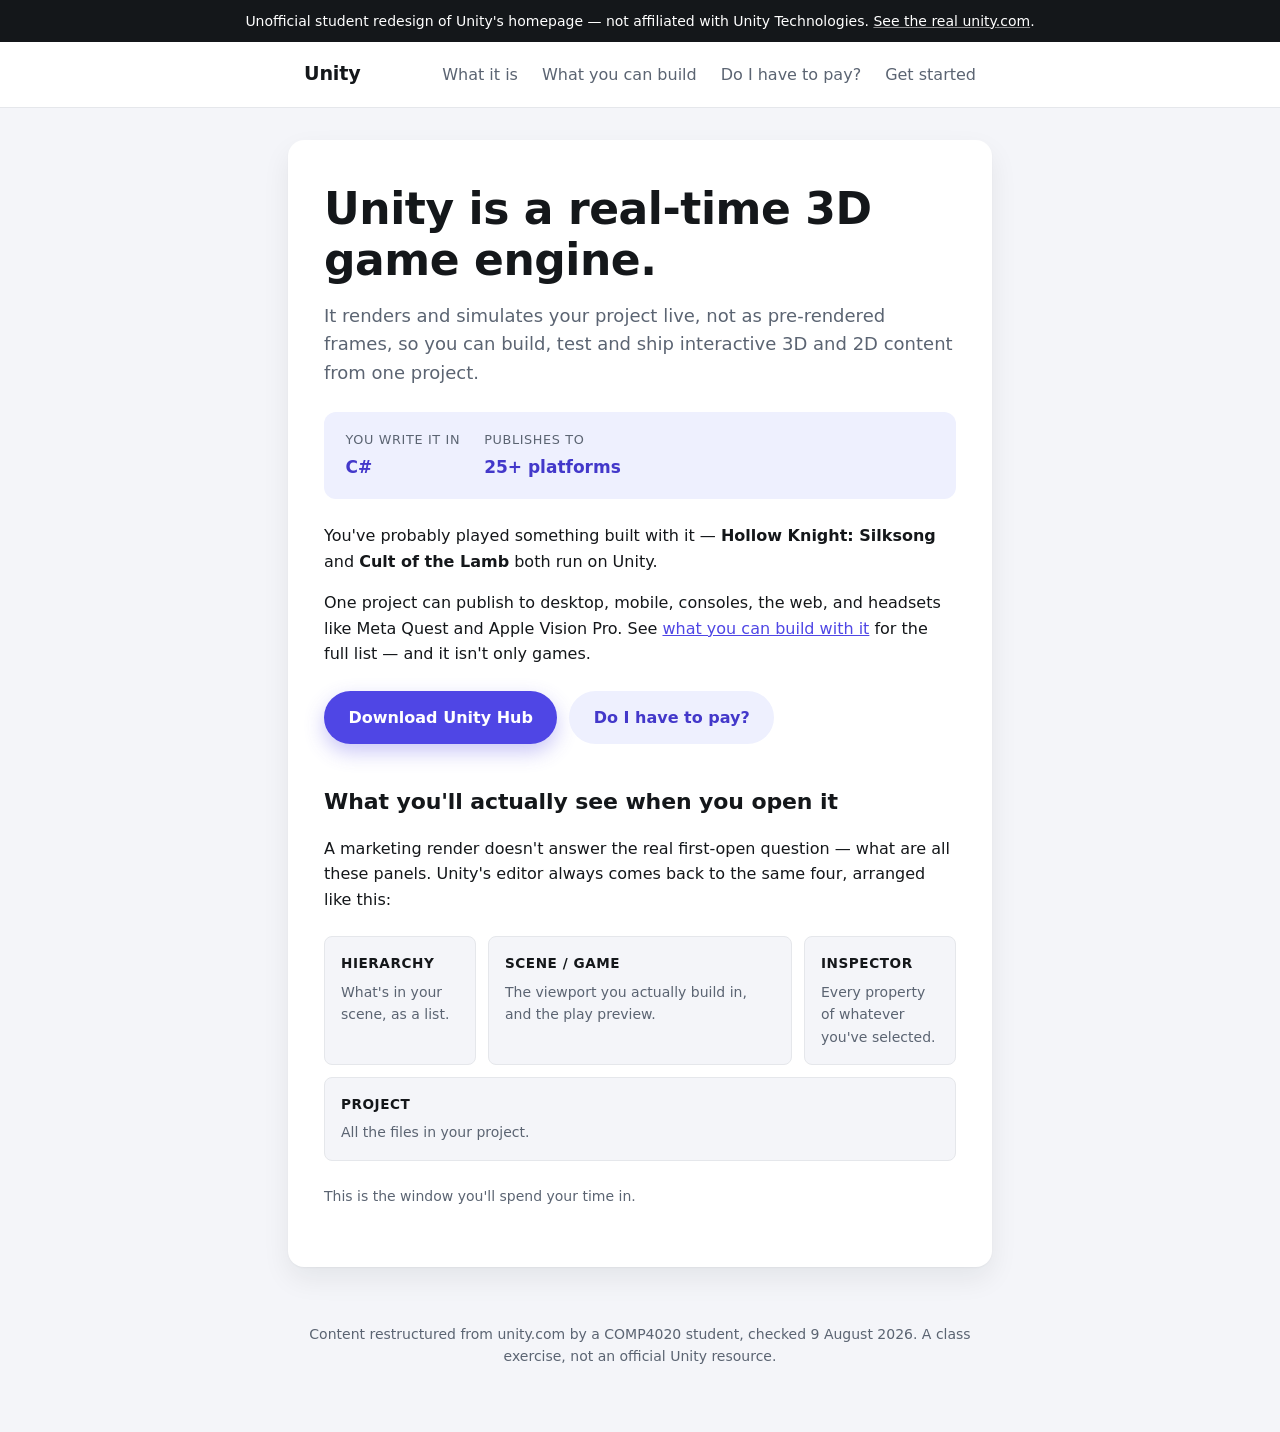
<file: index.html>
<!doctype html>
<html lang="en-AU">
  <head>
    <meta charset="UTF-8" />
    <meta name="viewport" content="width=device-width, initial-scale=1.0" />
    <title>Unity, plainly — an unofficial redesign</title>
    <link rel="stylesheet" href="./styles.css" />
  </head>
  <body>
    <p class="disclaimer">
      Unofficial student redesign of Unity's homepage — not affiliated with
      Unity Technologies. <a href="https://unity.com/">See the real unity.com</a>.
    </p>
    <header>
      <nav aria-label="Primary">
        <a class="brand" href="./">Unity</a>
        <a href="./">What it is</a>
        <a href="./make.html">What you can build</a>
        <a href="./cost.html">Do I have to pay?</a>
        <a href="./start.html">Get started</a>
      </nav>
    </header>
    <main>
      <h1>Unity is a real-time 3D game engine.</h1>
      <p class="lede">
        It renders and simulates your project live, not as pre-rendered
        frames, so you can build, test and ship interactive 3D and 2D content
        from one project.
      </p>
      <dl class="quick-facts">
        <div>
          <dt>You write it in</dt>
          <dd>C#</dd>
        </div>
        <div>
          <dt>Publishes to</dt>
          <dd>25+ platforms</dd>
        </div>
      </dl>
      <p>
        You've probably played something built with it —
        <strong>Hollow Knight: Silksong</strong> and
        <strong>Cult of the Lamb</strong> both run on Unity.
      </p>
      <p>
        One project can publish to desktop, mobile, consoles, the web, and
        headsets like Meta Quest and Apple Vision Pro. See
        <a href="./make.html">what you can build with it</a> for the full
        list — and it isn't only games.
      </p>
      <div class="actions">
        <a
          class="button button-primary"
          href="https://unity.com/releases/editor/archive"
          >Download Unity Hub</a
        >
        <a class="button button-secondary" href="./cost.html"
          >Do I have to pay?</a
        >
      </div>

      <h2>What you'll actually see when you open it</h2>
      <p>
        A marketing render doesn't answer the real first-open question — what
        are all these panels. Unity's editor always comes back to the same
        four, arranged like this:
      </p>
      <div class="editor-diagram">
        <div class="panel panel-hierarchy">
          <p class="panel-label">Hierarchy</p>
          <p class="panel-desc">What's in your scene, as a list.</p>
        </div>
        <div class="panel panel-scene">
          <p class="panel-label">Scene / Game</p>
          <p class="panel-desc">
            The viewport you actually build in, and the play preview.
          </p>
        </div>
        <div class="panel panel-inspector">
          <p class="panel-label">Inspector</p>
          <p class="panel-desc">Every property of whatever you've selected.</p>
        </div>
        <div class="panel panel-project">
          <p class="panel-label">Project</p>
          <p class="panel-desc">All the files in your project.</p>
        </div>
      </div>
      <p class="note">This is the window you'll spend your time in.</p>
    </main>
    <footer>
      <p>
        Content restructured from unity.com by a COMP4020 student, checked 9
        August 2026. A class exercise, not an official Unity resource.
      </p>
    </footer>
  </body>
</html>
</file>
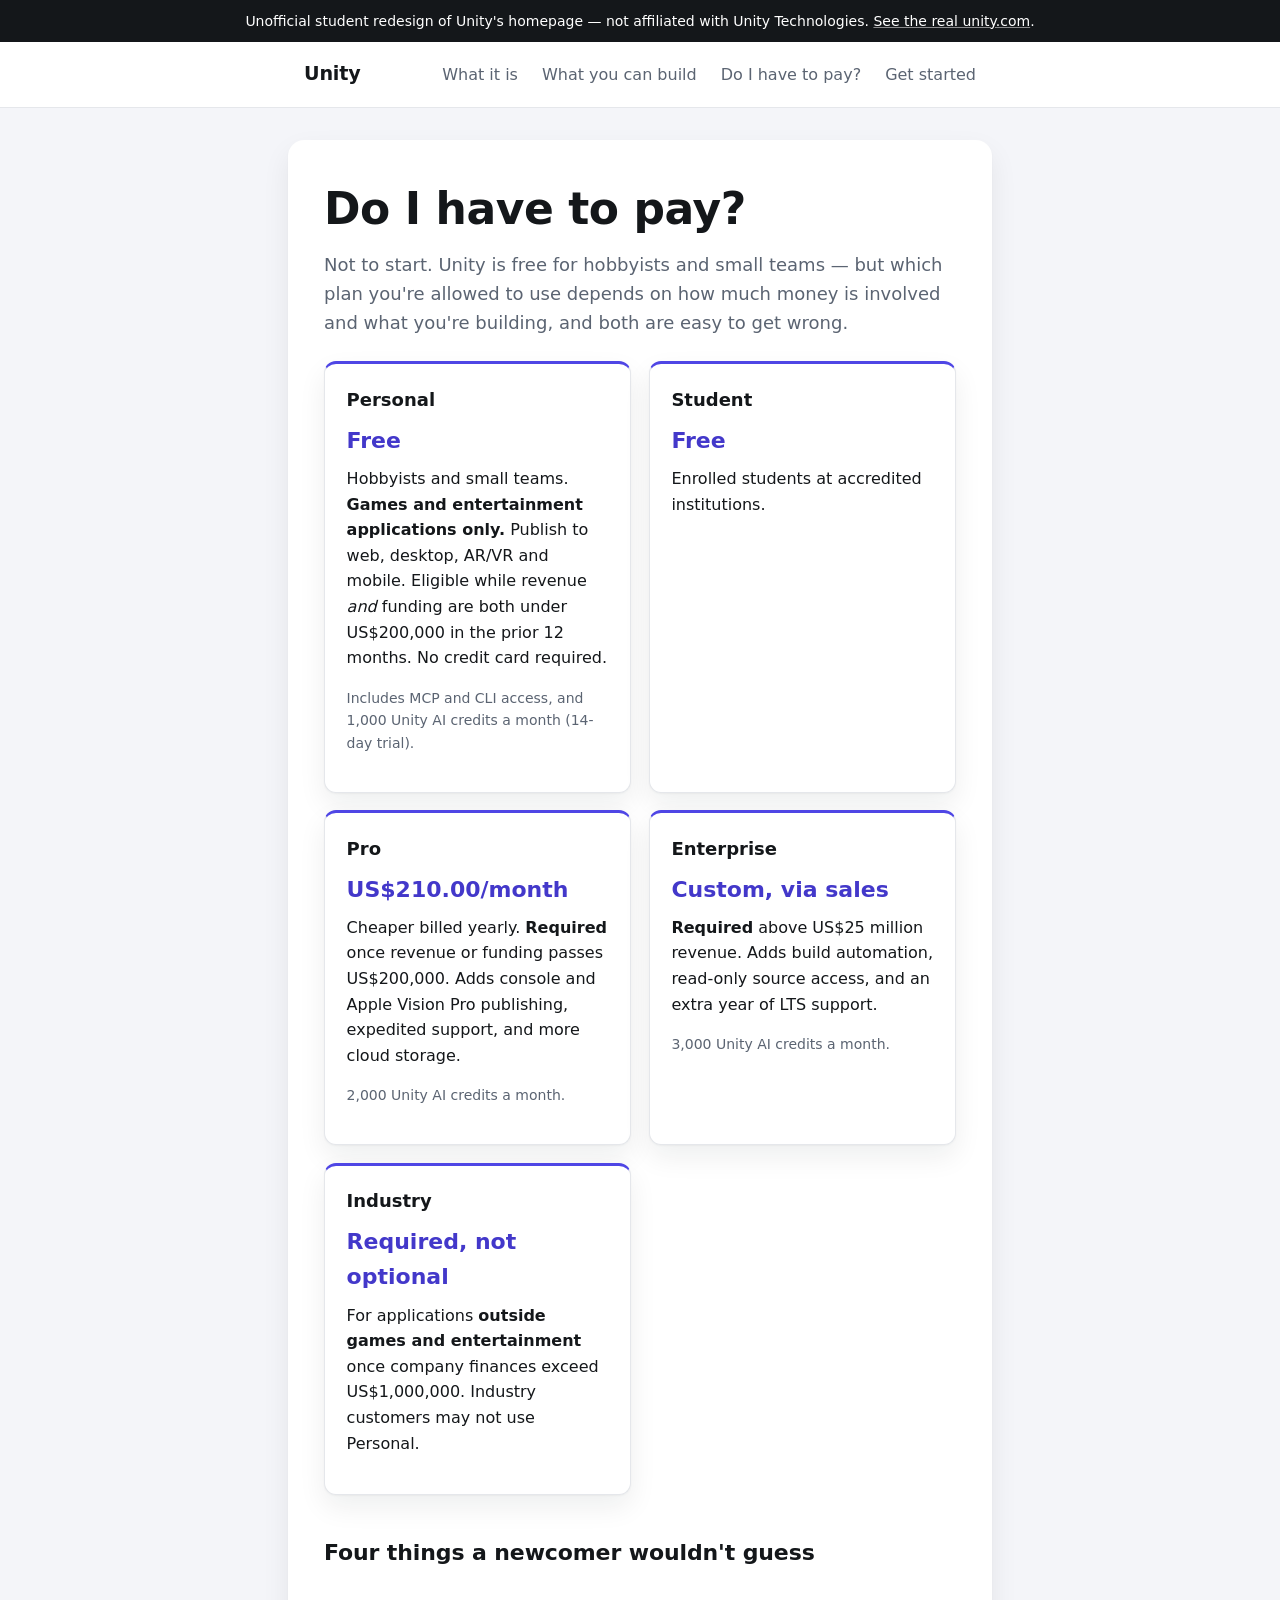
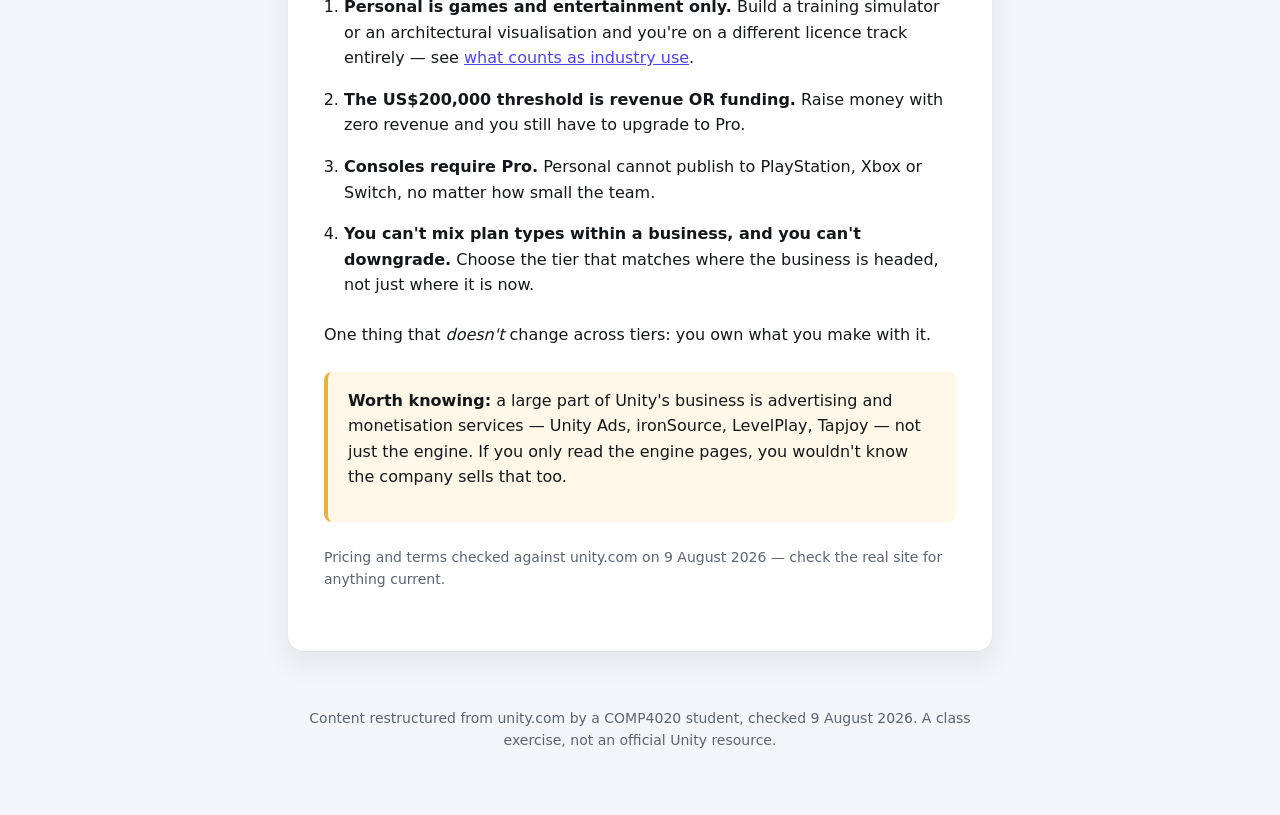
<file: cost.html>
<!doctype html>
<html lang="en-AU">
  <head>
    <meta charset="UTF-8" />
    <meta name="viewport" content="width=device-width, initial-scale=1.0" />
    <title>Do I have to pay for Unity? — an unofficial redesign</title>
    <link rel="stylesheet" href="./styles.css" />
  </head>
  <body>
    <p class="disclaimer">
      Unofficial student redesign of Unity's homepage — not affiliated with
      Unity Technologies. <a href="https://unity.com/">See the real unity.com</a>.
    </p>
    <header>
      <nav aria-label="Primary">
        <a class="brand" href="./">Unity</a>
        <a href="./">What it is</a>
        <a href="./make.html">What you can build</a>
        <a href="./cost.html">Do I have to pay?</a>
        <a href="./start.html">Get started</a>
      </nav>
    </header>
    <main>
      <h1>Do I have to pay?</h1>
      <p class="lede">
        Not to start. Unity is free for hobbyists and small teams — but which
        plan you're allowed to use depends on how much money is involved and
        what you're building, and both are easy to get wrong.
      </p>

      <div class="tiers">
        <div class="tier">
          <h3>Personal</h3>
          <p class="price">Free</p>
          <p>
            Hobbyists and small teams. <strong>Games and entertainment
            applications only.</strong> Publish to web, desktop, AR/VR and
            mobile. Eligible while revenue <em>and</em> funding are both under
            US$200,000 in the prior 12 months. No credit card required.
          </p>
          <p class="note">
            Includes MCP and CLI access, and 1,000 Unity AI credits a month
            (14-day trial).
          </p>
        </div>
        <div class="tier">
          <h3>Student</h3>
          <p class="price">Free</p>
          <p>Enrolled students at accredited institutions.</p>
        </div>
        <div class="tier">
          <h3>Pro</h3>
          <p class="price">US$210.00/month</p>
          <p>
            Cheaper billed yearly. <strong>Required</strong> once revenue or
            funding passes US$200,000. Adds console and Apple Vision Pro
            publishing, expedited support, and more cloud storage.
          </p>
          <p class="note">2,000 Unity AI credits a month.</p>
        </div>
        <div class="tier">
          <h3>Enterprise</h3>
          <p class="price">Custom, via sales</p>
          <p>
            <strong>Required</strong> above US$25 million revenue. Adds build
            automation, read-only source access, and an extra year of LTS
            support.
          </p>
          <p class="note">3,000 Unity AI credits a month.</p>
        </div>
        <div class="tier">
          <h3>Industry</h3>
          <p class="price">Required, not optional</p>
          <p>
            For applications <strong>outside games and entertainment</strong>
            once company finances exceed US$1,000,000. Industry customers may
            not use Personal.
          </p>
        </div>
      </div>

      <h2>Four things a newcomer wouldn't guess</h2>
      <ol class="callouts">
        <li>
          <strong>Personal is games and entertainment only.</strong> Build a
          training simulator or an architectural visualisation and you're on
          a different licence track entirely — see
          <a href="./make.html">what counts as industry use</a>.
        </li>
        <li>
          <strong>The US$200,000 threshold is revenue OR funding.</strong>
          Raise money with zero revenue and you still have to upgrade to Pro.
        </li>
        <li>
          <strong>Consoles require Pro.</strong> Personal cannot publish to
          PlayStation, Xbox or Switch, no matter how small the team.
        </li>
        <li>
          <strong>You can't mix plan types within a business, and you can't
          downgrade.</strong> Choose the tier that matches where the business
          is headed, not just where it is now.
        </li>
      </ol>

      <p>One thing that <em>doesn't</em> change across tiers: you own what you make with it.</p>

      <div class="callout-box">
        <p>
          <strong>Worth knowing:</strong> a large part of Unity's business is
          advertising and monetisation services — Unity Ads, ironSource,
          LevelPlay, Tapjoy — not just the engine. If you only read the
          engine pages, you wouldn't know the company sells that too.
        </p>
      </div>

      <p class="note">Pricing and terms checked against unity.com on 9 August 2026 — check the real site for anything current.</p>
    </main>
    <footer>
      <p>
        Content restructured from unity.com by a COMP4020 student, checked 9
        August 2026. A class exercise, not an official Unity resource.
      </p>
    </footer>
  </body>
</html>
</file>
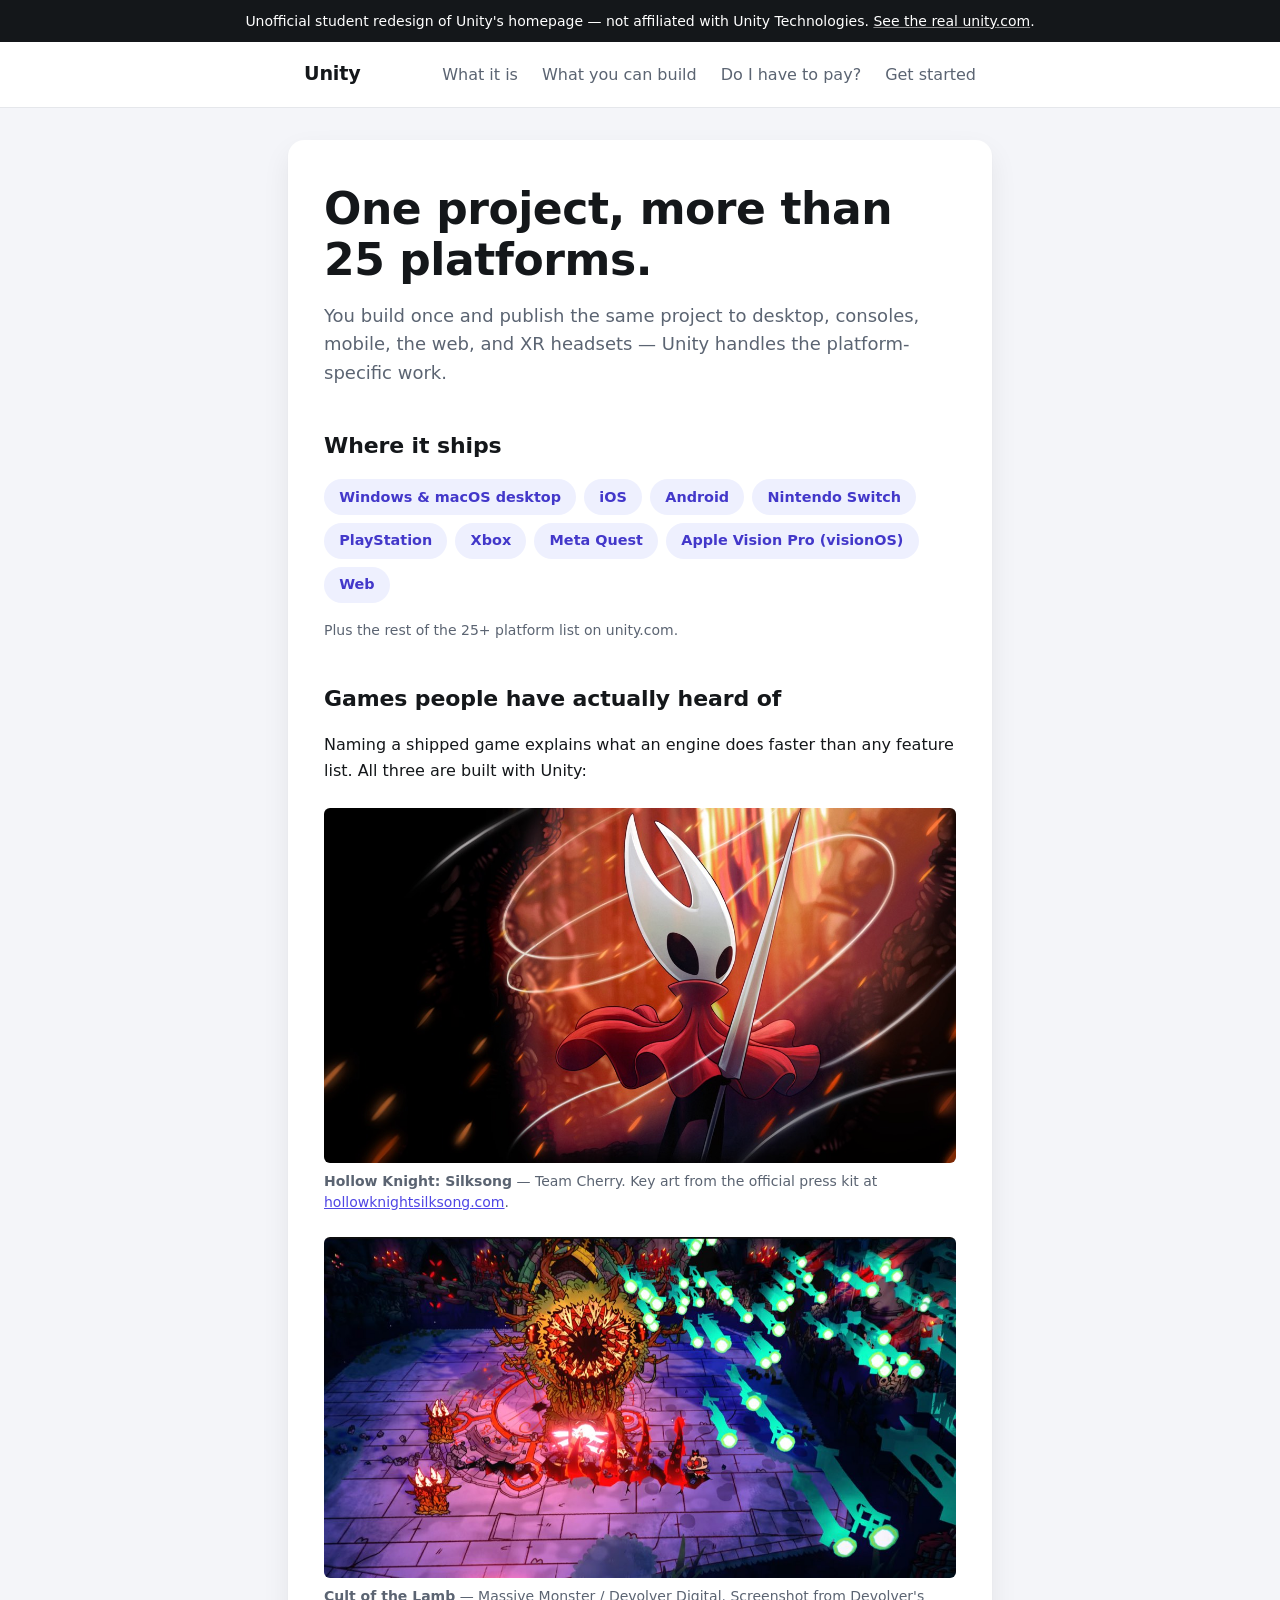
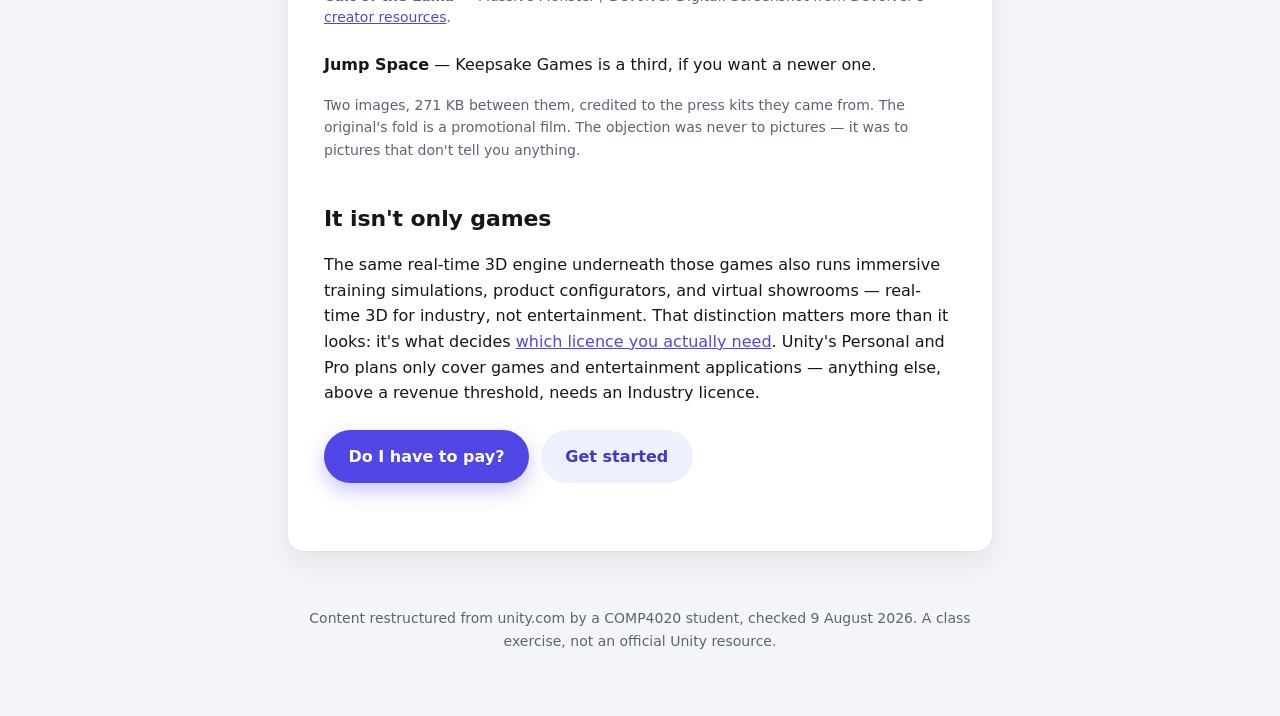
<file: make.html>
<!doctype html>
<html lang="en-AU">
  <head>
    <meta charset="UTF-8" />
    <meta name="viewport" content="width=device-width, initial-scale=1.0" />
    <title>What you can build with Unity — an unofficial redesign</title>
    <link rel="stylesheet" href="./styles.css" />
  </head>
  <body>
    <p class="disclaimer">
      Unofficial student redesign of Unity's homepage — not affiliated with
      Unity Technologies. <a href="https://unity.com/">See the real unity.com</a>.
    </p>
    <header>
      <nav aria-label="Primary">
        <a class="brand" href="./">Unity</a>
        <a href="./">What it is</a>
        <a href="./make.html">What you can build</a>
        <a href="./cost.html">Do I have to pay?</a>
        <a href="./start.html">Get started</a>
      </nav>
    </header>
    <main>
      <h1>One project, more than 25 platforms.</h1>
      <p class="lede">
        You build once and publish the same project to desktop, consoles,
        mobile, the web, and XR headsets — Unity handles the platform-specific
        work.
      </p>

      <h2>Where it ships</h2>
      <ul class="platform-list">
        <li>Windows &amp; macOS desktop</li>
        <li>iOS</li>
        <li>Android</li>
        <li>Nintendo Switch</li>
        <li>PlayStation</li>
        <li>Xbox</li>
        <li>Meta Quest</li>
        <li>Apple Vision Pro (visionOS)</li>
        <li>Web</li>
      </ul>
      <p class="note">Plus the rest of the 25+ platform list on unity.com.</p>

      <h2>Games people have actually heard of</h2>
      <p>
        Naming a shipped game explains what an engine does faster than any
        feature list. All three are built with Unity:
      </p>
      <figure class="shot">
        <img
          src="./images/silksong.jpg"
          width="1200"
          height="675"
          alt="Hornet, a small white-masked figure in a red cloak, holding a needle-like weapon against a burning orange background."
        />
        <figcaption>
          <strong>Hollow Knight: Silksong</strong> — Team Cherry. Key art from
          the official press kit at
          <a href="https://hollowknightsilksong.com/">hollowknightsilksong.com</a>.
        </figcaption>
      </figure>

      <figure class="shot">
        <img
          src="./images/cult-of-the-lamb.jpg"
          width="1200"
          height="648"
          alt="A boss fight: a large red-and-gold eye creature above a tiled arena, firing a spread of glowing teal projectiles at a small player character."
        />
        <figcaption>
          <strong>Cult of the Lamb</strong> — Massive Monster / Devolver
          Digital. Screenshot from Devolver's
          <a href="https://influencers.devolverdigital.com/cult-of-the-lamb"
            >creator resources</a
          >.
        </figcaption>
      </figure>

      <p><strong>Jump Space</strong> — Keepsake Games is a third, if you want a newer one.</p>

      <p class="note">
        Two images, 271 KB between them, credited to the press kits they came
        from. The original's fold is a promotional film. The objection was never
        to pictures — it was to pictures that don't tell you anything.
      </p>

      <h2>It isn't only games</h2>
      <p>
        The same real-time 3D engine underneath those games also runs
        immersive training simulations, product configurators, and virtual
        showrooms — real-time 3D for industry, not entertainment. That
        distinction matters more than it looks: it's what decides
        <a href="./cost.html">which licence you actually need</a>. Unity's
        Personal and Pro plans only cover games and entertainment
        applications — anything else, above a revenue threshold, needs an
        Industry licence.
      </p>

      <div class="actions">
        <a class="button button-primary" href="./cost.html"
          >Do I have to pay?</a
        >
        <a class="button button-secondary" href="./start.html"
          >Get started</a
        >
      </div>
    </main>
    <footer>
      <p>
        Content restructured from unity.com by a COMP4020 student, checked 9
        August 2026. A class exercise, not an official Unity resource.
      </p>
    </footer>
  </body>
</html>
</file>
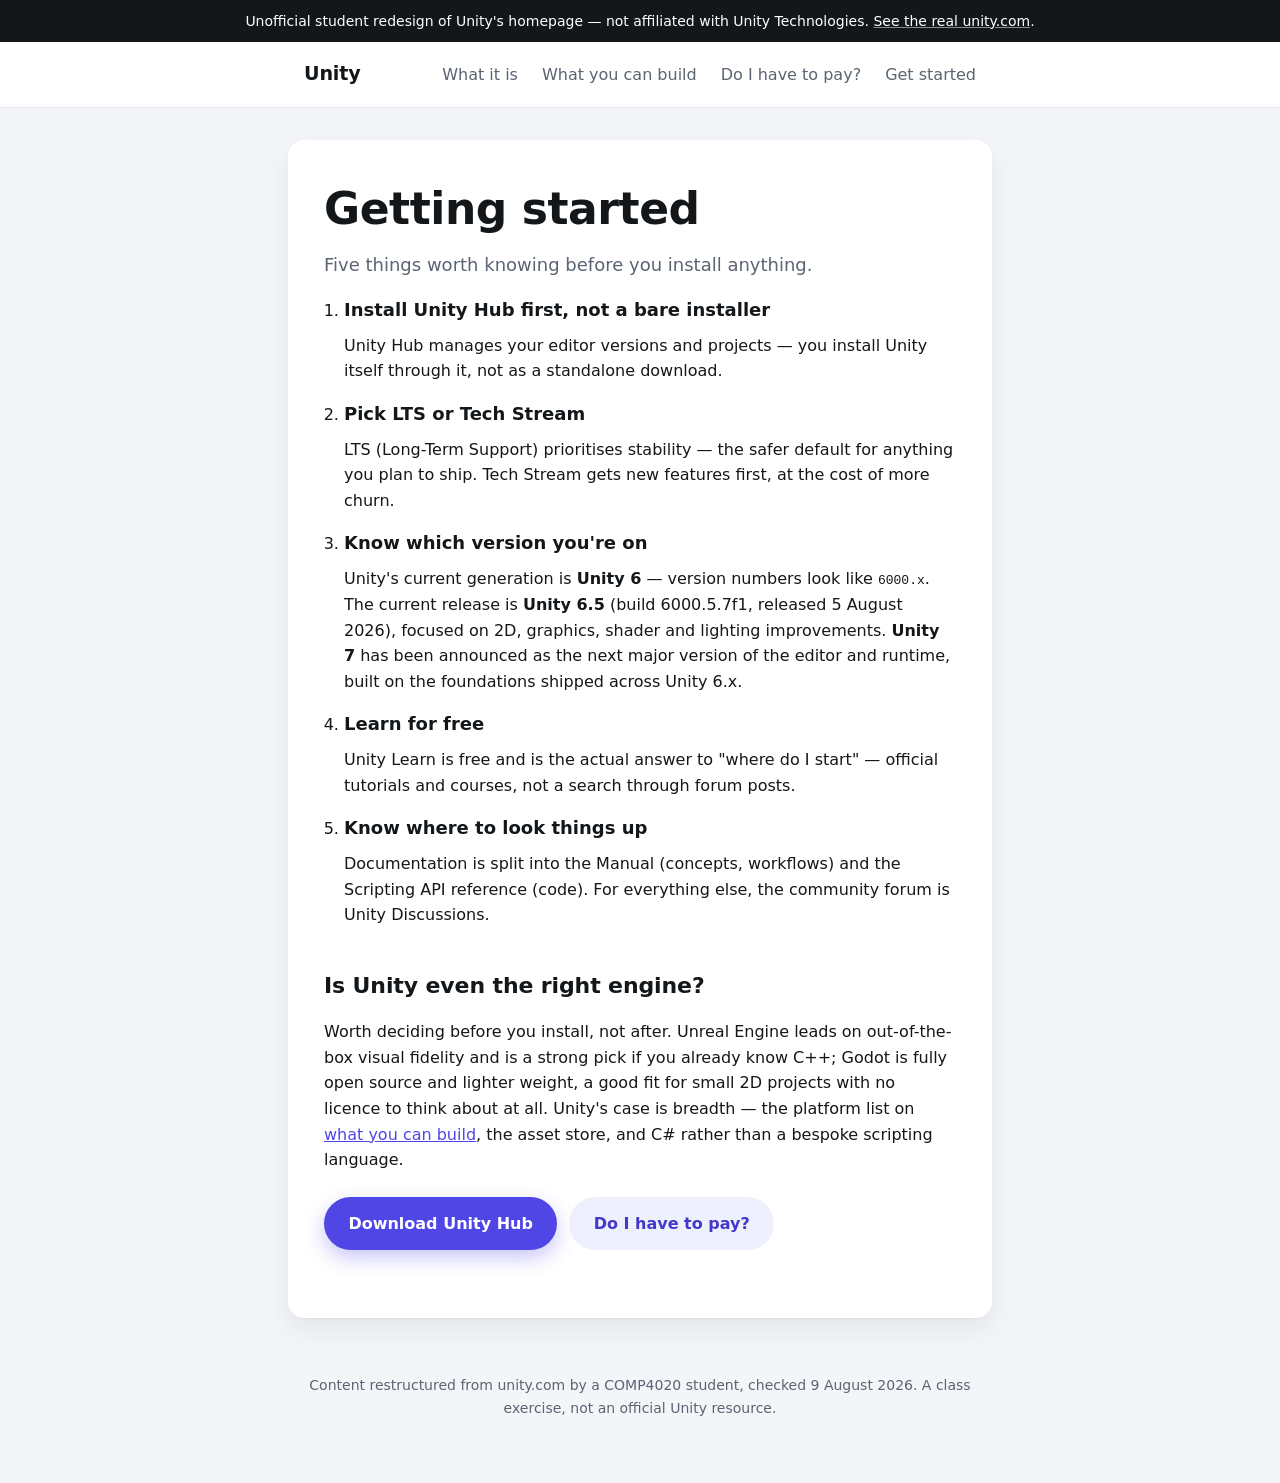
<file: start.html>
<!doctype html>
<html lang="en-AU">
  <head>
    <meta charset="UTF-8" />
    <meta name="viewport" content="width=device-width, initial-scale=1.0" />
    <title>Getting started with Unity — an unofficial redesign</title>
    <link rel="stylesheet" href="./styles.css" />
  </head>
  <body>
    <p class="disclaimer">
      Unofficial student redesign of Unity's homepage — not affiliated with
      Unity Technologies. <a href="https://unity.com/">See the real unity.com</a>.
    </p>
    <header>
      <nav aria-label="Primary">
        <a class="brand" href="./">Unity</a>
        <a href="./">What it is</a>
        <a href="./make.html">What you can build</a>
        <a href="./cost.html">Do I have to pay?</a>
        <a href="./start.html">Get started</a>
      </nav>
    </header>
    <main>
      <h1>Getting started</h1>
      <p class="lede">
        Five things worth knowing before you install anything.
      </p>

      <ol class="steps">
        <li>
          <h3>Install Unity Hub first, not a bare installer</h3>
          <p>
            Unity Hub manages your editor versions and projects — you install
            Unity itself through it, not as a standalone download.
          </p>
        </li>
        <li>
          <h3>Pick LTS or Tech Stream</h3>
          <p>
            LTS (Long-Term Support) prioritises stability — the safer default
            for anything you plan to ship. Tech Stream gets new features
            first, at the cost of more churn.
          </p>
        </li>
        <li>
          <h3>Know which version you're on</h3>
          <p>
            Unity's current generation is <strong>Unity 6</strong> — version
            numbers look like <code>6000.x</code>. The current release is
            <strong>Unity 6.5</strong> (build 6000.5.7f1, released 5 August
            2026), focused on 2D, graphics, shader and lighting improvements.
            <strong>Unity 7</strong> has been announced as the next major
            version of the editor and runtime, built on the foundations
            shipped across Unity 6.x.
          </p>
        </li>
        <li>
          <h3>Learn for free</h3>
          <p>
            Unity Learn is free and is the actual answer to "where do I
            start" — official tutorials and courses, not a search through
            forum posts.
          </p>
        </li>
        <li>
          <h3>Know where to look things up</h3>
          <p>
            Documentation is split into the Manual (concepts, workflows) and
            the Scripting API reference (code). For everything else, the
            community forum is Unity Discussions.
          </p>
        </li>
      </ol>

      <h2>Is Unity even the right engine?</h2>
      <p>
        Worth deciding before you install, not after. Unreal Engine leads on
        out-of-the-box visual fidelity and is a strong pick if you already
        know C++; Godot is fully open source and lighter weight, a good fit
        for small 2D projects with no licence to think about at all. Unity's
        case is breadth — the platform list on
        <a href="./make.html">what you can build</a>, the asset store, and
        C# rather than a bespoke scripting language.
      </p>

      <div class="actions">
        <a
          class="button button-primary"
          href="https://unity.com/releases/editor/archive"
          >Download Unity Hub</a
        >
        <a class="button button-secondary" href="./cost.html"
          >Do I have to pay?</a
        >
      </div>
    </main>
    <footer>
      <p>
        Content restructured from unity.com by a COMP4020 student, checked 9
        August 2026. A class exercise, not an official Unity resource.
      </p>
    </footer>
  </body>
</html>
</file>
<file: styles.css>
:root {
  --ink: #14171a;
  --muted: #5b6472;
  --paper: #fff;
  --canvas: #f4f5f9;
  --line: #e5e7eb;
  --accent: #4f46e5;
  --accent-dark: #4338ca;
  --accent-ink: #fff;
  --accent-soft: #eef0fe;
  --warn-bg: #fff8e8;
  --warn-border: #e8b23d;
  --radius: 1rem;
  --max-width: 44rem;
  --shadow: 0 1px 2px rgb(20 23 26 / 4%), 0 12px 28px rgb(20 23 26 / 7%);
}

* {
  box-sizing: border-box;
}

body {
  margin: 0;
  font-family:
    system-ui,
    -apple-system,
    "Segoe UI",
    sans-serif;
  line-height: 1.6;
  color: var(--ink);
  background: var(--canvas);
}

a {
  color: var(--accent);
}

.disclaimer {
  margin: 0;
  padding: 0.6rem 1rem;
  background: var(--ink);
  color: var(--paper);
  font-size: 0.875rem;
  text-align: center;
}

.disclaimer a {
  color: var(--paper);
  text-decoration-color: rgb(255 255 255 / 50%);
}

header {
  background: var(--paper);
  border-bottom: 1px solid var(--line);
}

nav[aria-label="Primary"] {
  max-width: var(--max-width);
  margin: 0 auto;
  padding: 1.1rem 1rem;
  display: flex;
  flex-wrap: wrap;
  align-items: center;
  gap: 0.5rem 1.5rem;
}

nav[aria-label="Primary"] a {
  color: var(--muted);
  text-decoration: none;
  font-weight: 500;
}

nav[aria-label="Primary"] a:hover {
  color: var(--accent);
}

nav[aria-label="Primary"] a.brand {
  color: var(--ink);
  font-weight: 800;
  font-size: 1.2rem;
  margin-right: auto;
  letter-spacing: -0.01em;
}

nav[aria-label="Primary"] a.brand:hover {
  color: var(--accent);
}

main {
  max-width: var(--max-width);
  margin: 2rem auto;
  padding: 2.75rem 2.25rem;
  background: var(--paper);
  border-radius: var(--radius);
  box-shadow: var(--shadow);
}

h1 {
  font-size: clamp(1.75rem, 1.1rem + 3vw, 2.75rem);
  line-height: 1.15;
  letter-spacing: -0.01em;
  margin: 0 0 1rem;
}

h2 {
  font-size: 1.375rem;
  margin: 2.5rem 0 1rem;
  letter-spacing: -0.005em;
}

h3 {
  font-size: 1.125rem;
  margin: 0 0 0.5rem;
}

p {
  margin: 0 0 1rem;
}

.lede {
  font-size: 1.125rem;
  color: var(--muted);
}

.quick-facts {
  display: flex;
  flex-wrap: wrap;
  gap: 1.5rem;
  margin: 1.5rem 0;
  padding: 1.1rem 1.35rem;
  background: var(--accent-soft);
  border-radius: 0.75rem;
}

.quick-facts dt {
  font-size: 0.8rem;
  text-transform: uppercase;
  letter-spacing: 0.05em;
  color: var(--muted);
  margin: 0 0 0.25rem;
}

.quick-facts dd {
  margin: 0;
  font-weight: 700;
  font-size: 1.0625rem;
  color: var(--accent-dark);
}

.actions {
  display: flex;
  flex-wrap: wrap;
  gap: 0.75rem;
  margin: 1.5rem 0;
}

.button {
  display: inline-block;
  padding: 0.75rem 1.4rem;
  border-radius: 999px;
  font-weight: 600;
  text-decoration: none;
  border: 2px solid transparent;
  transition: transform 0.15s ease, box-shadow 0.15s ease;
}

.button-primary {
  background: var(--accent);
  color: var(--accent-ink);
  box-shadow: 0 8px 20px rgb(79 70 229 / 30%);
}

.button-secondary {
  background: var(--accent-soft);
  color: var(--accent-dark);
}

.button:hover {
  transform: translateY(-1px);
}

.button-primary:hover {
  background: var(--accent-dark);
}

.note {
  font-size: 0.875rem;
  color: var(--muted);
}

.platform-list {
  list-style: none;
  margin: 0 0 1rem;
  padding: 0;
  display: flex;
  flex-wrap: wrap;
  gap: 0.5rem;
}

.platform-list li {
  background: var(--accent-soft);
  color: var(--accent-dark);
  border-radius: 999px;
  padding: 0.4rem 0.95rem;
  font-size: 0.9rem;
  font-weight: 600;
}

.editor-diagram {
  display: grid;
  grid-template-columns: 1fr 2fr 1fr;
  grid-template-areas: "hierarchy scene inspector" "project project project";
  gap: 0.75rem;
  margin: 1.5rem 0;
}

.panel {
  border: 1px solid var(--line);
  border-radius: 0.5rem;
  padding: 1rem;
  background: var(--canvas);
}

.panel-label {
  margin: 0 0 0.35rem;
  font-weight: 700;
  font-size: 0.85rem;
  text-transform: uppercase;
  letter-spacing: 0.04em;
}

.panel-desc {
  margin: 0;
  font-size: 0.875rem;
  color: var(--muted);
}

.panel-hierarchy {
  grid-area: hierarchy;
}

.panel-scene {
  grid-area: scene;
}

.panel-inspector {
  grid-area: inspector;
}

.panel-project {
  grid-area: project;
}

@media (width <= 640px) {
  .editor-diagram {
    grid-template-columns: 1fr;
    grid-template-areas: "hierarchy" "scene" "inspector" "project";
  }
}

.tiers {
  display: grid;
  grid-template-columns: repeat(auto-fit, minmax(220px, 1fr));
  gap: 1.1rem;
  margin: 1.5rem 0;
}

.tier {
  border: 1px solid var(--line);
  border-top: 3px solid var(--accent);
  border-radius: 0.75rem;
  padding: 1.35rem;
  background: var(--paper);
  box-shadow: var(--shadow);
}

.tier .price {
  font-size: 1.375rem;
  font-weight: 700;
  margin: 0 0 0.5rem;
  color: var(--accent-dark);
}

.callouts {
  margin: 1.5rem 0;
  padding-left: 1.25rem;
}

.callouts li {
  margin-bottom: 1rem;
}

.callout-box {
  background: var(--warn-bg);
  border-left: 4px solid var(--warn-border);
  border-radius: 0.5rem;
  padding: 1rem 1.25rem;
  margin: 1.5rem 0;
}

.steps {
  padding-left: 1.25rem;
}

.steps li {
  margin-bottom: 1rem;
}

footer {
  max-width: var(--max-width);
  margin: 0 auto;
  padding: 1.5rem 1rem 3rem;
  text-align: center;
  color: var(--muted);
  font-size: 0.875rem;
}

.shot {
  margin: 1.5rem 0;
}

.shot img {
  display: block;
  width: 100%;
  height: auto;
  border-radius: 6px;
}

.shot figcaption {
  margin-top: 0.5rem;
  color: var(--muted);
  font-size: 0.875rem;
  line-height: 1.5;
}
</file>
